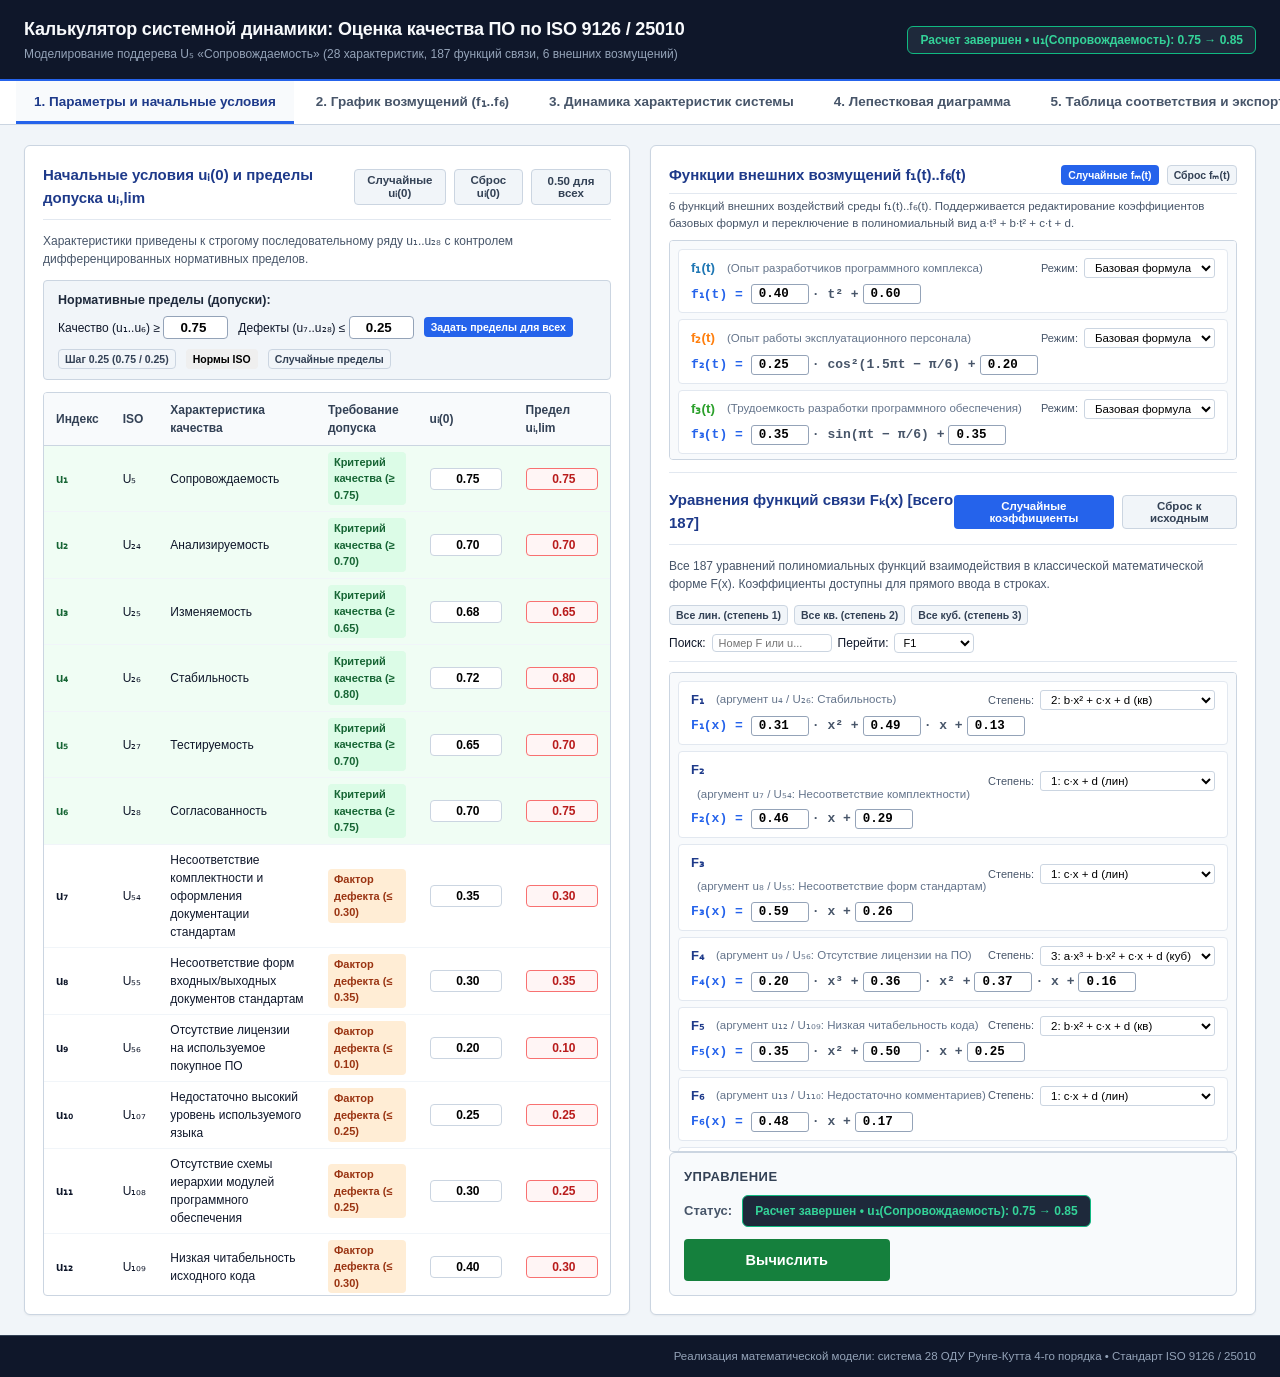
<file: index_modular.html>
<!DOCTYPE html>
<html lang="ru">
<head>
  <meta charset="UTF-8">
  <meta name="viewport" content="width=device-width, initial-scale=1.0">
  <title>Калькулятор системной динамики: Оценка качества ПО по ISO (U₅ — Сопровождаемость)</title>
  <link rel="stylesheet" href="style.css">
  <!-- Chart.js local bundle with CDN fallback -->
  <script src="chart.umd.min.js"></script>
  <script>
    if (typeof Chart === 'undefined') {
      const cdnScript = document.createElement('script');
      cdnScript.src = 'https://cdn.jsdelivr.net/npm/chart.js@4.4.2/dist/chart.umd.min.js';
      document.head.appendChild(cdnScript);
    }
  </script>
</head>
<body>
  <div class="app-container">
    <div id="runtimeErrorBanner" style="display:none; background:#fef2f2; color:#b91c1c; border:2px solid #ef4444; padding:16px; margin:16px; border-radius:8px; font-family:monospace; white-space:pre-wrap; z-index:9999;"></div>
    <!-- Шапка приложения -->
    <header class="app-header">
      <div class="header-content">
        <h1>Калькулятор системной динамики: Оценка качества ПО по ISO 9126 / 25010</h1>
        <p class="subtitle">Моделирование поддерева U₅ «Сопровождаемость» (28 характеристик, 187 функций связи, 6 внешних возмущений)</p>
      </div>
      <div class="header-status">
        <span class="status-badge" id="simStatusBadge">Модель готова к расчету</span>
      </div>
    </header>

    <!-- Навигация по вкладкам -->
    <nav class="app-tabs">
      <button class="tab-btn active" data-tab="tab-params">1. Параметры и начальные условия</button>
      <button class="tab-btn" data-tab="tab-pert">2. График возмущений (f₁..f₆)</button>
      <button class="tab-btn" data-tab="tab-dynamics">3. Динамика характеристик системы</button>
      <button class="tab-btn" data-tab="tab-radar">4. Лепестковая диаграмма</button>
      <button class="tab-btn" data-tab="tab-export">5. Таблица соответствия и экспорт</button>
    </nav>

    <!-- Содержимое вкладок -->
    <main class="tab-content-container">

      <!-- ВКЛАДКА 1: Параметры и начальные условия -->
      <section id="tab-params" class="tab-pane active">
        <div class="grid-2col">
          <!-- Левая колонка: Начальные условия u_i(0) и нормативные пределы u_lim -->
          <div class="card">
            <div class="card-header">
              <h2>Начальные условия uᵢ(0) и пределы допуска uᵢ,lim</h2>
              <div class="card-actions">
                <button class="btn btn-sm btn-secondary" id="btnRandU0">Случайные uᵢ(0)</button>
                <button class="btn btn-sm btn-secondary" id="btnResetU0">Сброс uᵢ(0)</button>
                <button class="btn btn-sm btn-secondary" id="btnHalfU0">0.50 для всех</button>
              </div>
            </div>
            <p class="section-desc">Характеристики приведены к строгому последовательному ряду u₁..u₂₈ с контролем дифференцированных нормативных пределов.</p>
            
            <!-- Панель пакетного задания пределов -->
            <div class="limits-batch-bar">
              <span class="limits-bar-title">Нормативные пределы (допуски):</span>
              <div class="limits-inputs-wrap">
                <label>Качество (u₁..u₆) ≥ <input type="number" id="batchLimitQuality" min="0" max="1" step="0.05" value="0.75" class="limit-input-num"></label>
                <label>Дефекты (u₇..u₂₈) ≤ <input type="number" id="batchLimitDefects" min="0" max="1" step="0.05" value="0.25" class="limit-input-num"></label>
                <button class="btn btn-xs btn-primary" id="btnApplyBatchLimits">Задать пределы для всех</button>
                <button class="btn btn-xs btn-secondary" id="btnPresetStep25">Шаг 0.25 (0.75 / 0.25)</button>
                <button class="btn btn-xs btn-outline" id="btnResetIndividualLimits" title="Установить индивидуальные отраслевые нормы стандарта ISO 9126 / 25010">Нормы ISO</button>
                <button class="btn btn-xs btn-secondary" id="btnRandLimits" title="Случайные дифференцированные пределы">Случайные пределы</button>
              </div>
            </div>

            <div class="table-container u0-table-scroll">
              <table class="data-table" id="tableU0">
                <thead>
                  <tr>
                    <th>Индекс</th>
                    <th>ISO</th>
                    <th>Характеристика качества</th>
                    <th>Требование допуска</th>
                    <th>uᵢ(0)</th>
                    <th>Предел uᵢ,lim</th>
                  </tr>
                </thead>
                <tbody id="tbodyU0">
                  <!-- Заполняется динамически JS -->
                </tbody>
              </table>
            </div>
          </div>

          <!-- Правая колонка: Уравнения функций связи F_k(x) и блок Управление -->
          <div class="card">
            <!-- Блок функций внешних возмущений f1(t)..f6(t) -->
            <div class="pert-config-section" style="margin-bottom: 16px; padding-bottom: 12px; border-bottom: 1px solid #e2e8f0;">
              <div class="card-header" style="padding: 0 0 6px 0; margin-bottom: 4px;">
                <h2 style="font-size: 15px;">Функции внешних возмущений f₁(t)..f₆(t)</h2>
                <div class="card-actions">
                  <button class="btn btn-xs btn-primary" id="btnRandPerts">Случайные fₘ(t)</button>
                  <button class="btn btn-xs btn-secondary" id="btnResetPerts">Сброс fₘ(t)</button>
                </div>
              </div>
              <p class="section-desc" style="margin-bottom: 8px; font-size: 11.5px;">
                6 функций внешних воздействий среды f₁(t)..f₆(t). Поддерживается редактирование коэффициентов базовых формул и переключение в полиномиальный вид a·t³ + b·t² + c·t + d.
              </p>
              <div class="equations-scroll-container pert-scroll-container" id="pertEquationsList" style="max-height: 220px;">
                <!-- Заполняется динамически JS -->
              </div>
            </div>

            <div class="card-header">
              <h2>Уравнения функций связи Fₖ(x) [всего 187]</h2>
              <div class="card-actions">
                <button class="btn btn-sm btn-primary" id="btnRandFuncs">Случайные коэффициенты</button>
                <button class="btn btn-sm btn-secondary" id="btnResetFuncs">Сброс к исходным</button>
              </div>
            </div>
            <p class="section-desc">
              Все 187 уравнений полиномиальных функций взаимодействия в классической математической форме F(x). Коэффициенты доступны для прямого ввода в строках.
            </p>

            <!-- Панель быстрых пресетов и поиска -->
            <div class="eq-top-toolbar">
              <div class="eq-quick-btns">
                <button class="btn btn-xs btn-secondary" id="btnSetAllDeg1">Все лин. (степень 1)</button>
                <button class="btn btn-xs btn-secondary" id="btnSetAllDeg2">Все кв. (степень 2)</button>
                <button class="btn btn-xs btn-secondary" id="btnSetAllDeg3">Все куб. (степень 3)</button>
              </div>
              <div class="eq-search-box">
                <label for="searchEqInput">Поиск:</label>
                <input type="text" id="searchEqInput" placeholder="Номер F или u..." class="form-input" style="width: 120px; padding: 2px 6px; font-size: 11px;">
                <label for="quickJumpFunc">Перейти:</label>
                <select id="quickJumpFunc" class="form-select" style="width: 80px; padding: 2px 4px; font-size: 11px;"></select>
              </div>
            </div>

            <!-- Список всех 187 уравнений со скроллом -->
            <div class="equations-scroll-container" id="equationsList">
              <!-- Заполняется динамически JS всеми 187 строками -->
            </div>

            <!-- Блок Управление (соответствует стилю примера преподавателя) -->
            <div class="management-card">
              <div class="mgmt-header">Управление</div>
              <div class="mgmt-status-row">
                <span style="font-weight: 600; color: #475569; font-size: 13px;">Статус:</span>
                <span class="status-badge" id="simStatusBadgeMgmt">Готово к расчету</span>
              </div>
              <div class="mgmt-buttons-grid">
                <button class="btn btn-success btn-lg" id="btnRunSim">Вычислить</button>
              </div>
            </div>

          </div>
        </div>
      </section>

      <!-- ВКЛАДКА 2: График возмущений -->
      <section id="tab-pert" class="tab-pane">
        <div class="chart-layout-with-sidebar">
          <div class="chart-main-card">
            <div class="card-header">
              <h2>График изменения функций внешних возмущений f₁(t)..f₆(t)</h2>
              <div class="card-actions">
                <button class="btn btn-sm btn-secondary" onclick="exportChartPNG('pertChart', 'График_возмущений_f.png')">Экспорт графика PNG</button>
              </div>
            </div>
            <p class="chart-subtext">Все 6 функций внешних возмущений f₁(t)..f₆(t) подписаны непосредственно на графике.</p>
            <div class="canvas-wrapper">
              <canvas id="pertChart"></canvas>
            </div>
          </div>

          <!-- Боковая панель фильтрации возмущений -->
          <div class="sidebar-ctrl-card">
            <h3>Фильтрация возмущений</h3>
            <p class="sidebar-desc">Отображение произвольного набора внешних факторов:</p>
            <div class="quick-filter-btns">
              <button class="btn btn-xs btn-secondary" id="btnPertSelectAll">Выбрать все</button>
              <button class="btn btn-xs btn-secondary" id="btnPertDeselectAll">Снять все</button>
            </div>
            <div class="checkbox-scroll-list" id="pertCheckboxList">
              <!-- Заполняется JS -->
            </div>
            <div style="margin-top: 14px; padding-top: 10px; border-top: 1px solid #cbd5e1;">
              <label style="display: flex; align-items: center; gap: 6px; font-size: 12px; cursor: pointer; font-weight: 600; color: #1e3a8a;">
                <input type="checkbox" id="cbShowPertLabels" checked>
                <span>Подписи линий на графике (f₁..f₆)</span>
              </label>
            </div>
            <div style="margin-top: 14px; padding-top: 10px; border-top: 1px solid #cbd5e1;">
              <div style="display: flex; align-items: center; justify-content: space-between; margin-bottom: 6px;">
                <span style="font-size: 12px; font-weight: 700; color: #1e293b;">Параметры fₘ(t):</span>
                <div style="display: flex; gap: 4px;">
                  <button class="btn btn-xs btn-primary" id="btnRandPertsTab2" title="Случайные коэффициенты возмущений">Случайные</button>
                  <button class="btn btn-xs btn-secondary" id="btnResetPertsTab2" title="Сбросить коэффициенты возмущений к дефолтным">Сброс</button>
                </div>
              </div>
              <p style="font-size: 11px; color: #64748b; margin-bottom: 0;">
                Редактирование формул доступно на Вкладке 1, изменения мгновенно отражаются на графике.
              </p>
            </div>
          </div>
        </div>
      </section>

      <!-- ВКЛАДКА 3: Динамика характеристик системы -->
      <section id="tab-dynamics" class="tab-pane">
        <div class="chart-layout-with-sidebar">
          <div class="chart-main-card">
            <div class="card-header">
              <h2 id="dynChartTitle">Динамика характеристик системы во времени</h2>
              <div class="card-actions">
                <button class="btn btn-sm btn-secondary" onclick="exportChartPNG('dynChart', 'Динамика_характеристик.png')">Экспорт графика PNG</button>
              </div>
            </div>

            <!-- Переключатель режима: Одиночный vs Множественный -->
            <div class="mode-switch-bar">
              <span class="mode-label">Режим:</span>
              <label class="mode-radio">
                <input type="radio" name="dynMode" value="single" id="dynModeSingle">
                Одиночный анализ
              </label>
              <label class="mode-radio">
                <input type="radio" name="dynMode" value="multi" id="dynModeMulti" checked>
                Множественный выбор
              </label>

              <!-- Настройка подписей линий прямо на графике (для отчетов и печати) -->
              <div class="line-labels-ctrl-wrap" style="margin-left: auto; display: flex; align-items: center; gap: 8px; flex-wrap: wrap;">
                <label style="display: flex; align-items: center; gap: 5px; font-weight: 600; color: #1e3a8a; cursor: pointer; font-size: 12px;">
                  <input type="checkbox" id="cbShowDynLabels" checked>
                  <span>Подписи линий на графике (для отчетов)</span>
                </label>
                <div style="display: flex; align-items: center; gap: 4px; font-size: 11.5px;">
                  <span style="color: #64748b;">Метки:</span>
                  <select id="selectDynLabelStyle" class="form-select" style="padding: 2px 6px; font-size: 11.5px; width: auto;">
                    <option value="iso">u₁ (U₅) • ISO</option>
                    <option value="x_num">x₁..x₂₈ (по номерам)</option>
                    <option value="both">x₁: u₁ (U₅)</option>
                    <option value="short">Краткое имя</option>
                  </select>
                </div>
              </div>
            </div>

            <div class="canvas-wrapper">
              <canvas id="dynChart"></canvas>
            </div>

            <!-- Аналитическая карточка (только в одиночном режиме) -->
            <div id="singleCardBox" class="single-analysis-card" style="display: none;">
              <div class="card-metric-header" id="singleCardTitle">u₁ (U₅): Сопровождаемость</div>
              <div class="metrics-grid">
                <div class="metric-cell">
                  <span class="m-label">Начало u(0):</span>
                  <span class="m-val" id="valStart">-</span>
                </div>
                <div class="metric-cell">
                  <span class="m-label">Финал u(1):</span>
                  <span class="m-val" id="valEnd">-</span>
                </div>
                <div class="metric-cell">
                  <span class="m-label">Изменение Δu:</span>
                  <span class="m-val" id="valDelta">-</span>
                </div>
                <div class="metric-cell">
                  <span class="m-label">Динамика (%):</span>
                  <span class="m-val" id="valPct">-</span>
                </div>
              </div>
              <div class="conclusion-text" id="singleVerdictText">Текстовый вывод анализа...</div>
            </div>
          </div>

          <!-- Боковая панель управления характеристиками -->
          <div class="sidebar-ctrl-card">
            <div id="sidebarSingleControls" style="display: none;">
              <h3>Выбор характеристики</h3>
              <p class="sidebar-desc">Изолированный анализ единичной характеристики:</p>
              <div class="nav-control-row">
                <button class="btn btn-sm btn-secondary" id="btnPrevChar" title="Предыдущая">← Пред.</button>
                <select id="selectSingleChar" class="form-select"></select>
                <button class="btn btn-sm btn-secondary" id="btnNextChar" title="Следующая">След. →</button>
              </div>
            </div>

            <div id="sidebarMultiControls">
              <h3>Выбор показателей для графика</h3>
              <div class="quick-filter-btns">
                <button class="btn btn-xs btn-secondary" id="btnFilterQuality">Только качество (u₁..u₆)</button>
                <button class="btn btn-xs btn-secondary" id="btnFilterDefects">Только дефекты (u₇..u₂₈)</button>
              </div>
              <div class="quick-filter-btns" style="margin-top: 4px;">
                <button class="btn btn-xs btn-secondary" id="btnFilterAll">Все 28 характеристик</button>
                <button class="btn btn-xs btn-secondary" id="btnFilterNone">Снять все</button>
              </div>
              <div class="checkbox-scroll-list" id="dynCheckboxList">
                <!-- Заполняется динамически JS -->
              </div>
            </div>
          </div>
        </div>
      </section>

      <!-- ВКЛАДКА 4: Лепестковая (радарная) диаграмма -->
      <section id="tab-radar" class="tab-pane">
        <div class="chart-layout-with-sidebar">
          <div class="chart-main-card">
            <div class="card-header">
              <h2 id="radarChartTitle">Лепестковая диаграмма состояния характеристик системы</h2>
              <div class="card-actions">
                <button class="btn btn-sm btn-secondary" id="btnExportRadar" onclick="exportRadarCurrent()">Экспорт графика PNG</button>
              </div>
            </div>

            <!-- Режим отображения лепестковых диаграмм -->
            <div class="mode-switch-bar">
              <span class="mode-label">Режим отображения:</span>
              <label class="mode-radio">
                <input type="radio" name="radarViewMode" value="grid" id="radarModeGrid" checked>
                📊 Сетка всех 5 срезов на странице
              </label>
              <label class="mode-radio">
                <input type="radio" name="radarViewMode" value="single" id="radarModeSingle">
                🔍 Одиночный детальный срез
              </label>
              <label class="mode-radio">
                <input type="radio" name="radarViewMode" value="overlay" id="radarModeOverlay">
                📈 Наложение всех 5 срезов
              </label>
            </div>

            <!-- Информационный баннер правил и допуска с шагом 0.25 -->
            <div class="radar-rules-banner">
              <div class="rule-item">
                <span style="color: #dc2626; font-size: 14px;">🔴</span>
                <span><strong>Красная линия — нормативный предел (шаг радиальной шкалы 0.25):</strong></span>
              </div>
              <div class="rule-item" style="padding-left: 18px;">
                <span>• <strong>Критерии качества (u₁..u₆)</strong>: фактические значения должны быть <strong>больше либо равны пределу</strong> (снаружи или на красной линии: uᵢ ≥ uᵢ,lim).</span>
              </div>
              <div class="rule-item" style="padding-left: 18px;">
                <span>• <strong>Факторы дефектов (u₇..u₂₈)</strong>: фактические значения должны быть <strong>меньше либо равны пределу</strong> (внутри или на красной линии: uᵢ ≤ uᵢ,lim).</span>
              </div>
            </div>

            <!-- Контейнер 1: Одиночная или наложенная диаграмма -->
            <div id="radarSingleContainer" class="canvas-wrapper radar-canvas-wrapper" style="display: none;">
              <canvas id="radarChart"></canvas>
            </div>

            <!-- Контейнер 2: Сетка всех 5 диаграмм на странице (t=0, 0.25, 0.50, 0.75, 1.00) -->
            <div id="radarGridContainer" class="radar-grid-5">
              <div class="radar-mini-card">
                <div class="radar-mini-header">
                  <span class="radar-mini-title" style="color: #2563eb;">t = 0.00 • Начало</span>
                  <button class="btn btn-xs btn-secondary" onclick="exportChartPNG('radarChart_t0', 'Лепестковая_t0_00.png')">PNG</button>
                </div>
                <div class="radar-mini-canvas-wrap">
                  <canvas id="radarChart_t0"></canvas>
                </div>
              </div>

              <div class="radar-mini-card">
                <div class="radar-mini-header">
                  <span class="radar-mini-title" style="color: #0d9488;">t = 0.25 • 1-я четверть</span>
                  <button class="btn btn-xs btn-secondary" onclick="exportChartPNG('radarChart_t1', 'Лепестковая_t0_25.png')">PNG</button>
                </div>
                <div class="radar-mini-canvas-wrap">
                  <canvas id="radarChart_t1"></canvas>
                </div>
              </div>

              <div class="radar-mini-card">
                <div class="radar-mini-header">
                  <span class="radar-mini-title" style="color: #16a34a;">t = 0.50 • 2-я четверть</span>
                  <button class="btn btn-xs btn-secondary" onclick="exportChartPNG('radarChart_t2', 'Лепестковая_t0_50.png')">PNG</button>
                </div>
                <div class="radar-mini-canvas-wrap">
                  <canvas id="radarChart_t2"></canvas>
                </div>
              </div>

              <div class="radar-mini-card">
                <div class="radar-mini-header">
                  <span class="radar-mini-title" style="color: #d97706;">t = 0.75 • 3-я четверть</span>
                  <button class="btn btn-xs btn-secondary" onclick="exportChartPNG('radarChart_t3', 'Лепестковая_t0_75.png')">PNG</button>
                </div>
                <div class="radar-mini-canvas-wrap">
                  <canvas id="radarChart_t3"></canvas>
                </div>
              </div>

              <div class="radar-mini-card">
                <div class="radar-mini-header">
                  <span class="radar-mini-title" style="color: #dc2626;">t = 1.00 • Финал</span>
                  <button class="btn btn-xs btn-secondary" onclick="exportChartPNG('radarChart_t4', 'Лепестковая_t1_00.png')">PNG</button>
                </div>
                <div class="radar-mini-canvas-wrap">
                  <canvas id="radarChart_t4"></canvas>
                </div>
              </div>
            </div>
          </div>

          <!-- Боковая панель настройки среза -->
          <div class="sidebar-ctrl-card">
            <div id="radarSidebarTimeBox" style="display: none;">
              <h3>Временной срез</h3>
              <div class="radar-time-group" id="radarTimeRadios">
                <label><input type="radio" name="radarTime" value="t0" checked> Начальный момент (t = 0.00)</label>
                <label><input type="radio" name="radarTime" value="t1"> 1-я четверть (t = 0.25)</label>
                <label><input type="radio" name="radarTime" value="t2"> 2-я четверть (t = 0.50)</label>
                <label><input type="radio" name="radarTime" value="t3"> 3-я четверть (t = 0.75)</label>
                <label><input type="radio" name="radarTime" value="t4"> Конечный момент (t = 1.00)</label>
              </div>
            </div>

            <h3 style="margin-top: 14px;">Набор осей диаграммы</h3>
            <div class="radar-time-group">
              <label><input type="radio" name="radarScope" value="all28" checked> Все 28 характеристик (u₁..u₂₈)</label>
              <label><input type="radio" name="radarScope" value="top6"> Только верхний уровень (u₁..u₆)</label>
            </div>

            <h3 style="margin-top: 14px;">Шкала полярной диаграммы</h3>
            <div class="radar-time-group">
              <label><input type="radio" name="radarScaleMode" value="normalized" checked> Нормированная (1 − uᵢ для дефектов)</label>
              <label><input type="radio" name="radarScaleMode" value="raw"> Исходные значения uᵢ(t)</label>
            </div>

            <h3 style="margin-top: 14px;">Линия допуска</h3>
            <div class="radar-time-group">
              <label><input type="checkbox" id="cbShowRadarLimit" checked> Показывать красную линию предела</label>
            </div>

            <!-- Карточка соответствия нормам -->
            <div class="compliance-status-card" id="radarComplianceBox">
              <div class="compliance-header">Контроль соответствия нормам:</div>
              <div id="complianceDetailText">Выполняется оценка среза...</div>
            </div>
          </div>
        </div>
      </section>

      <!-- ВКЛАДКА 5: Таблица соответствия и экспорт -->
      <section id="tab-export" class="tab-pane">
        <div class="card">
          <div class="card-header">
            <h2>Таблица соответствия переменных модели и экспорт данных</h2>
            <div class="card-actions">
              <button class="btn btn-primary" id="btnDownloadCSV">Скачать результаты в CSV (Excel)</button>
            </div>
          </div>
          <p class="section-desc">
            Полный перечень характеристик качества и первичных метрик дефектов согласно дереву стандартов ISO 9126 / ISO 25010 для поддерева U₅ «Сопровождаемость».
          </p>

          <div class="table-container">
            <table class="data-table">
              <thead>
                <tr>
                  <th>Индекс в модели</th>
                  <th>Вершина в графе ISO</th>
                  <th>Наименование характеристики</th>
                  <th>Уровень и роль в структуре</th>
                </tr>
              </thead>
              <tbody id="tbodyCorrespondence">
                <!-- Заполняется JS -->
              </tbody>
            </table>
          </div>
        </div>
      </section>

    </main>

    <!-- Подвал -->
    <footer class="app-footer">
      <div></div>
      <div>Реализация математической модели: система 28 ОДУ Рунге-Кутта 4-го порядка • Стандарт ISO 9126 / 25010</div>
    </footer>
  </div>

  <!-- Модальное окно подтверждения перезаписи коэффициентов -->
  <div id="randomizeModal" class="modal-backdrop" style="display: none;">
    <div class="modal-dialog">
      <div class="modal-header">
        <h3 id="modalTitle">Заполнение коэффициентов</h3>
        <button type="button" class="modal-close-btn" id="modalCloseBtn">&times;</button>
      </div>
      <div class="modal-body" id="modalBody">
        <!-- Текст формируется динамически -->
      </div>
      <div class="modal-actions" id="modalActions">
        <!-- Кнопки формируются динамически -->
      </div>
    </div>
  </div>

  <!-- Модальное окно подробных результатов расчета модели -->
  <div id="simResultModal" class="modal-backdrop" style="display: none;">
    <div class="modal-dialog modal-dialog-lg">
      <div class="modal-header">
        <h3>📊 Результаты моделирования системной динамики</h3>
        <button type="button" class="modal-close-btn" id="simResultCloseBtn">&times;</button>
      </div>
      <div class="modal-body" id="simResultModalBody">
        <!-- Заполняется динамически через JS -->
      </div>
      <div class="modal-actions" style="flex-direction: row; justify-content: space-between; align-items: center; flex-wrap: wrap; gap: 10px;">
        <div style="display: flex; gap: 8px; flex-wrap: wrap;">
          <button type="button" class="btn btn-outline" id="btnResNavDyn">📈 График динамики</button>
          <button type="button" class="btn btn-outline" id="btnResNavRadar">🕸️ Лепестковая диаграмма</button>
          <button type="button" class="btn btn-outline" id="btnResNavPert">📊 Возмущения f(t)</button>
        </div>
        <button type="button" class="btn btn-primary" id="btnResClose">Понятно, закрыть</button>
      </div>
    </div>
  </div>

  <!-- Контейнер для всплывающих уведомлений -->
  <div id="toastContainer" class="toast-container"></div>

  <!-- Подключение скриптов логики -->
  <script src="model_data.js"></script>
  <script src="simulation.js"></script>
  <script src="app.js"></script>
</body>
</html>
</file>
<file: style.css>
/* ==========================================================================
   СТИЛИ АКАДЕМИЧЕСКОГО ВЕБ-КАЛЬКУЛЯТОРА СИСТЕМНОЙ ДИНАМИКИ
   ========================================================================== */

:root {
  --primary: #1e3a8a;
  --primary-hover: #172554;
  --accent: #2563eb;
  --success: #15803d;
  --success-hover: #166534;
  --danger: #b91c1c;
  --bg-main: #f1f5f9;
  --bg-card: #ffffff;
  --text-main: #0f172a;
  --text-muted: #475569;
  --border-color: #cbd5e1;
  --radius-sm: 4px;
  --radius-md: 6px;
  --radius-lg: 8px;
  --shadow-sm: 0 1px 2px 0 rgb(0 0 0 / 0.05);
  --shadow-md: 0 4px 6px -1px rgb(0 0 0 / 0.1), 0 2px 4px -2px rgb(0 0 0 / 0.1);
}

* {
  box-sizing: border-box;
  margin: 0;
  padding: 0;
}

body {
  font-family: -apple-system, BlinkMacSystemFont, "Segoe UI", Roboto, "Helvetica Neue", Arial, sans-serif;
  background-color: var(--bg-main);
  color: var(--text-main);
  line-height: 1.5;
  font-size: 14px;
  -webkit-font-smoothing: antialiased;
}

.app-container {
  display: flex;
  flex-direction: column;
  min-height: 100vh;
}

/* --------------------------------------------------------------------------
   ШАПКА
   -------------------------------------------------------------------------- */
.app-header {
  background-color: #0f172a;
  color: #f8fafc;
  padding: 16px 24px;
  display: flex;
  justify-content: space-between;
  align-items: center;
  border-bottom: 2px solid var(--accent);
}

.header-content h1 {
  font-size: 18px;
  font-weight: 700;
  letter-spacing: -0.01em;
}

.header-content .subtitle {
  font-size: 12px;
  color: #94a3b8;
  margin-top: 2px;
}

.status-badge {
  background-color: #1e293b;
  color: #38bdf8;
  border: 1px solid #334155;
  padding: 6px 12px;
  border-radius: var(--radius-md);
  font-size: 12px;
  font-weight: 600;
}

/* --------------------------------------------------------------------------
   ВКЛАДКИ НАВИГАЦИИ
   -------------------------------------------------------------------------- */
.app-tabs {
  background-color: #ffffff;
  border-bottom: 1px solid var(--border-color);
  display: flex;
  overflow-x: auto;
  padding: 0 16px;
  gap: 4px;
}

.tab-btn {
  background: none;
  border: none;
  padding: 12px 18px;
  font-size: 13.5px;
  font-weight: 600;
  color: var(--text-muted);
  cursor: pointer;
  border-bottom: 3px solid transparent;
  transition: all 0.15s ease-in-out;
  white-space: nowrap;
}

.tab-btn:hover {
  color: var(--accent);
  background-color: #f8fafc;
}

.tab-btn.active {
  color: var(--primary);
  border-bottom-color: var(--accent);
  background-color: #f8fafc;
}

/* --------------------------------------------------------------------------
   КОНТЕЙНЕР СОДЕРЖИМОГО
   -------------------------------------------------------------------------- */
.tab-content-container {
  flex: 1;
  padding: 20px 24px;
}

.tab-pane {
  display: none;
}

.tab-pane.active {
  display: block;
}

/* --------------------------------------------------------------------------
   КАРТОЧКИ И СЕТКИ
   -------------------------------------------------------------------------- */
.card {
  background-color: var(--bg-card);
  border: 1px solid var(--border-color);
  border-radius: var(--radius-md);
  padding: 18px;
  box-shadow: var(--shadow-sm);
}

.card-header {
  display: flex;
  justify-content: space-between;
  align-items: center;
  border-bottom: 1px solid #e2e8f0;
  padding-bottom: 10px;
  margin-bottom: 12px;
}

.card-header h2 {
  font-size: 15px;
  font-weight: 700;
  color: var(--primary);
}

.card-actions {
  display: flex;
  gap: 8px;
}

.section-desc {
  font-size: 12px;
  color: var(--text-muted);
  margin-bottom: 12px;
}

.grid-2col {
  display: grid;
  grid-template-columns: 1fr 1fr;
  gap: 20px;
}

@media (max-width: 1024px) {
  .grid-2col {
    grid-template-columns: 1fr;
  }
}

/* --------------------------------------------------------------------------
   ТАБЛИЦА u0 И СООТВЕТСТВИЯ
   -------------------------------------------------------------------------- */
.table-container {
  border: 1px solid var(--border-color);
  border-radius: var(--radius-sm);
  overflow-x: auto;
}

.u0-table-scroll {
  max-height: 520px;
  overflow-y: auto;
}

@media (min-width: 1025px) {
  #tab-params .grid-2col > .card {
    display: flex;
    flex-direction: column;
    min-height: 0;
  }
  #tab-params .grid-2col > .card:first-child .table-container.u0-table-scroll {
    flex: 1 1 0;
    min-height: 0;
    max-height: none;
    overflow-y: auto;
  }
  #tab-params .grid-2col > .card:last-child .management-card {
    margin-top: auto;
  }
}

.data-table {
  width: 100%;
  border-collapse: collapse;
  font-size: 12px;
}

.data-table th {
  background-color: #f8fafc;
  color: #334155;
  font-weight: 700;
  text-align: left;
  padding: 8px 12px;
  border-bottom: 1px solid var(--border-color);
  position: sticky;
  top: 0;
  z-index: 10;
}

.data-table td {
  padding: 6px 12px;
  border-bottom: 1px solid #f1f5f9;
}

.data-table tr.row-quality {
  background-color: #f0fdf4;
}

.data-table tr.row-quality td:first-child {
  font-weight: 700;
  color: #166534;
}

.data-table tr:hover {
  background-color: #f8fafc;
}

.u0-input {
  width: 72px;
  padding: 3px 6px;
  border: 1px solid var(--border-color);
  border-radius: var(--radius-sm);
  font-size: 12px;
  text-align: right;
  font-weight: 600;
}

/* --------------------------------------------------------------------------
   ИНСПЕКТОР ФУНКЦИИ
   -------------------------------------------------------------------------- */
.func-inspector-card {
  background-color: #f8fafc;
  border: 1px solid #e2e8f0;
  border-radius: var(--radius-md);
  padding: 14px;
  margin-top: 14px;
}

.func-inspector-card h3 {
  font-size: 13px;
  font-weight: 700;
  color: #1e293b;
  margin-bottom: 10px;
}

.form-row {
  margin-bottom: 10px;
}

.form-row label {
  display: block;
  font-size: 12px;
  font-weight: 600;
  margin-bottom: 4px;
  color: #334155;
}

.form-select, .form-input {
  width: 100%;
  padding: 6px 10px;
  border: 1px solid var(--border-color);
  border-radius: var(--radius-sm);
  font-size: 13px;
  background-color: #fff;
}

.radio-group {
  display: flex;
  gap: 12px;
  font-size: 12px;
}

.radio-group label {
  display: flex;
  align-items: center;
  gap: 4px;
  cursor: pointer;
}

.grid-coeffs {
  display: grid;
  grid-template-columns: repeat(4, 1fr);
  gap: 8px;
  margin-top: 8px;
}

.coeff-box label {
  font-size: 11px;
  font-weight: 600;
  color: var(--text-muted);
}

.calc-action-box {
  margin-top: 20px;
  text-align: center;
}

.calc-hint {
  font-size: 11px;
  color: var(--text-muted);
  margin-top: 6px;
}

/* --------------------------------------------------------------------------
   КНОПКИ
   -------------------------------------------------------------------------- */
.btn {
  display: inline-flex;
  align-items: center;
  justify-content: center;
  font-weight: 600;
  cursor: pointer;
  border: 1px solid transparent;
  border-radius: var(--radius-sm);
  transition: all 0.15s ease-in-out;
  text-decoration: none;
}

.btn-primary {
  background-color: var(--accent);
  color: white;
}
.btn-primary:hover {
  background-color: #1d4ed8;
}

.btn-secondary {
  background-color: #f1f5f9;
  border-color: var(--border-color);
  color: #334155;
}
.btn-secondary:hover {
  background-color: #e2e8f0;
}

.btn-success {
  background-color: var(--success);
  color: white;
}
.btn-success:hover {
  background-color: var(--success-hover);
}

.btn-sm {
  padding: 4px 10px;
  font-size: 11.5px;
}

.btn-xs {
  padding: 3px 6px;
  font-size: 10.5px;
}

.btn-lg {
  padding: 12px 24px;
  font-size: 14.5px;
}

.btn-block {
  width: 100%;
}

/* --------------------------------------------------------------------------
   РАСПОЛОЖЕНИЕ ГРАФИКОВ С БОКОВОЙ ПАНЕЛЬЮ
   -------------------------------------------------------------------------- */
.chart-layout-with-sidebar {
  display: grid;
  grid-template-columns: 1fr 340px;
  gap: 20px;
}

@media (max-width: 1024px) {
  .chart-layout-with-sidebar {
    grid-template-columns: 1fr;
  }
}

.chart-main-card {
  background-color: var(--bg-card);
  border: 1px solid var(--border-color);
  border-radius: var(--radius-md);
  padding: 18px;
  box-shadow: var(--shadow-sm);
}

.chart-subtext {
  font-size: 11.5px;
  color: var(--text-muted);
  margin-bottom: 12px;
}

.canvas-wrapper {
  position: relative;
  height: 480px;
  width: 100%;
}

.radar-canvas-wrapper {
  height: 640px;
}

/* Сетка из 5 лепестковых диаграмм */
.radar-grid-5 {
  display: grid;
  grid-template-columns: repeat(auto-fit, minmax(420px, 1fr));
  gap: 20px;
  margin-top: 14px;
}

.radar-mini-card {
  background: #ffffff;
  border: 1px solid #cbd5e1;
  border-radius: 8px;
  padding: 12px 14px 14px 14px;
  box-shadow: 0 1px 3px rgba(0, 0, 0, 0.05);
  display: flex;
  flex-direction: column;
  transition: box-shadow 0.2s ease, border-color 0.2s ease;
}

.radar-mini-card:hover {
  border-color: #94a3b8;
  box-shadow: 0 4px 6px -1px rgba(0, 0, 0, 0.1);
}

.radar-mini-header {
  display: flex;
  justify-content: space-between;
  align-items: center;
  padding-bottom: 8px;
  margin-bottom: 8px;
  border-bottom: 1px solid #f1f5f9;
}

.radar-mini-title {
  font-weight: 700;
  font-size: 13.5px;
  display: flex;
  align-items: center;
  gap: 6px;
}

.radar-mini-canvas-wrap {
  position: relative;
  height: 480px;
  width: 100%;
}

.sidebar-ctrl-card {
  background-color: var(--bg-card);
  border: 1px solid var(--border-color);
  border-radius: var(--radius-md);
  padding: 16px;
  box-shadow: var(--shadow-sm);
  display: flex;
  flex-direction: column;
}

.sidebar-ctrl-card h3 {
  font-size: 13.5px;
  font-weight: 700;
  color: var(--primary);
  margin-bottom: 6px;
}

.sidebar-desc {
  font-size: 11px;
  color: var(--text-muted);
  margin-bottom: 10px;
}

.quick-filter-btns {
  display: flex;
  gap: 6px;
  margin-bottom: 8px;
}

.checkbox-scroll-list {
  max-height: 450px;
  overflow-y: auto;
  border: 1px solid #e2e8f0;
  border-radius: var(--radius-sm);
  padding: 6px;
}

.check-item-row {
  display: flex;
  align-items: center;
  justify-content: space-between;
  padding: 3px 4px;
  border-radius: var(--radius-sm);
  font-size: 11.5px;
}

.check-item-row:hover {
  background-color: #f1f5f9;
}

.check-item-row label {
  display: flex;
  align-items: center;
  gap: 6px;
  cursor: pointer;
  flex: 1;
  font-weight: 500;
}

.btn-only {
  font-size: 9.5px;
  padding: 1px 5px;
  background-color: #f1f5f9;
  border: 1px solid #cbd5e1;
  border-radius: 3px;
  cursor: pointer;
  color: #475569;
}

.btn-only:hover {
  background-color: #e2e8f0;
  color: #0f172a;
}

/* --------------------------------------------------------------------------
   ПЕРЕКЛЮЧАТЕЛЬ РЕЖИМА ДИНАМИКИ
   -------------------------------------------------------------------------- */
.mode-switch-bar {
  display: flex;
  align-items: center;
  gap: 16px;
  padding: 8px 12px;
  background-color: #f8fafc;
  border: 1px solid #e2e8f0;
  border-radius: var(--radius-sm);
  margin-bottom: 12px;
  font-size: 12.5px;
}

.mode-label {
  font-weight: 700;
  color: #334155;
}

.mode-radio {
  display: flex;
  align-items: center;
  gap: 4px;
  cursor: pointer;
  font-weight: 500;
}

.line-labels-ctrl-wrap {
  display: flex;
  align-items: center;
  gap: 8px;
}

@media (max-width: 900px) {
  .mode-switch-bar {
    flex-direction: column;
    align-items: flex-start;
    gap: 8px;
  }
  .line-labels-ctrl-wrap {
    margin-left: 0 !important;
    width: 100%;
    justify-content: space-between;
  }
}

/* Карточка одиночного анализа */
.single-analysis-card {
  margin-top: 14px;
  background-color: #f8fafc;
  border: 1px solid #e2e8f0;
  border-radius: var(--radius-md);
  padding: 12px 16px;
}

.card-metric-header {
  font-size: 13.5px;
  font-weight: 700;
  color: var(--primary);
  margin-bottom: 8px;
}

.metrics-grid {
  display: grid;
  grid-template-columns: repeat(4, 1fr);
  gap: 10px;
  margin-bottom: 8px;
}

.metric-cell {
  background: #ffffff;
  border: 1px solid #e2e8f0;
  border-radius: var(--radius-sm);
  padding: 6px 10px;
}

.metric-cell .m-label {
  display: block;
  font-size: 10.5px;
  color: var(--text-muted);
}

.metric-cell .m-val {
  font-size: 13.5px;
  font-weight: 700;
  color: #0f172a;
}

.conclusion-text {
  font-size: 12px;
  color: #1e293b;
  padding-top: 4px;
  border-top: 1px dashed #cbd5e1;
}

.nav-control-row {
  display: flex;
  gap: 6px;
}

/* --------------------------------------------------------------------------
   РАДАР ДИАГРАММА НАСТРОЙКИ
   -------------------------------------------------------------------------- */
.radar-time-group {
  display: flex;
  flex-direction: column;
  gap: 8px;
  font-size: 12px;
}

.radar-time-group label {
  display: flex;
  align-items: center;
  gap: 6px;
  cursor: pointer;
}

/* --------------------------------------------------------------------------
   ПОДВАЛ
   -------------------------------------------------------------------------- */
.app-footer {
  background-color: #0f172a;
  color: #94a3b8;
  padding: 12px 24px;
  font-size: 11.5px;
  display: flex;
  justify-content: space-between;
  border-top: 1px solid #334155;
  margin-top: auto;
}

@media (max-width: 768px) {
  .app-footer {
    flex-direction: column;
    gap: 4px;
  }
}

/* --------------------------------------------------------------------------
   ПРЕДЕЛЬНЫЕ ЗНАЧЕНИЯ И НОРМЫ
   -------------------------------------------------------------------------- */
.limits-batch-bar {
  background-color: #f1f5f9;
  border: 1px solid #cbd5e1;
  border-radius: var(--radius-sm);
  padding: 10px 14px;
  margin-bottom: 12px;
}

.limits-bar-title {
  display: block;
  font-size: 12.5px;
  font-weight: 700;
  color: #1e293b;
  margin-bottom: 6px;
}

.limits-inputs-wrap {
  display: flex;
  flex-wrap: wrap;
  gap: 10px;
  align-items: center;
  font-size: 12px;
}

.limit-input-num {
  width: 65px;
  padding: 3px 6px;
  border: 1px solid #94a3b8;
  border-radius: 4px;
  font-weight: 600;
  text-align: right;
  background-color: #ffffff;
}

.ulim-input {
  width: 72px;
  padding: 3px 6px;
  border: 1px solid #f87171;
  background-color: #fff5f5;
  border-radius: var(--radius-sm);
  font-size: 12px;
  text-align: right;
  font-weight: 700;
  color: #b91c1c;
}

.badge-qual {
  display: inline-block;
  font-size: 11px;
  font-weight: 600;
  color: #166534;
  background-color: #dcfce7;
  padding: 2px 6px;
  border-radius: 4px;
}

.badge-def {
  display: inline-block;
  font-size: 11px;
  font-weight: 600;
  color: #9a3412;
  background-color: #ffedd5;
  padding: 2px 6px;
  border-radius: 4px;
}

/* --------------------------------------------------------------------------
   СПИСОК УРАВНЕНИЙ СВЯЗИ F_k(x) (КЛАССИЧЕСКИЙ СТИЛЬ)
   -------------------------------------------------------------------------- */
.eq-top-toolbar {
  display: flex;
  flex-wrap: wrap;
  justify-content: space-between;
  align-items: center;
  gap: 8px;
  margin-bottom: 10px;
  padding-bottom: 8px;
  border-bottom: 1px solid #e2e8f0;
}

.eq-quick-btns {
  display: flex;
  flex-wrap: wrap;
  gap: 6px;
  align-items: center;
}

.eq-search-box {
  display: flex;
  align-items: center;
  gap: 6px;
  font-size: 12px;
}

.equations-scroll-container {
  max-height: 480px;
  overflow-y: auto;
  border: 1px solid #cbd5e1;
  border-radius: 4px;
  background-color: #f8fafc;
  padding: 8px;
}

.eq-row {
  background-color: #ffffff;
  border: 1px solid #e2e8f0;
  border-radius: 4px;
  padding: 8px 12px;
  margin-bottom: 6px;
  transition: all 0.15s ease;
}

.eq-row:hover {
  background-color: #f1f5f9;
  border-color: #94a3b8;
}

.eq-row-top {
  display: flex;
  justify-content: space-between;
  align-items: center;
  margin-bottom: 6px;
  font-size: 12px;
}

.eq-f-label {
  font-weight: 700;
  color: #1e3a8a;
  font-size: 13px;
}

.eq-arg-desc {
  font-size: 11.5px;
  color: #64748b;
  margin-left: 6px;
}

.eq-deg-select {
  font-size: 11.5px;
  padding: 2px 6px;
  border: 1px solid #cbd5e1;
  border-radius: 3px;
  background-color: #ffffff;
}

.eq-row-body {
  font-family: Consolas, "Courier New", monospace;
  font-size: 13px;
  display: flex;
  flex-wrap: wrap;
  align-items: center;
  gap: 4px;
  color: #0f172a;
}

.eq-row-body .eq-f-title {
  font-weight: bold;
  color: #2563eb;
  margin-right: 4px;
}

.eq-coeff-num {
  width: 58px;
  padding: 2px 4px;
  border: 1px solid #94a3b8;
  border-radius: 3px;
  font-family: inherit;
  font-size: 12.5px;
  text-align: right;
  font-weight: 600;
  background-color: #ffffff;
}

.eq-coeff-num:focus {
  outline: none;
  border-color: #2563eb;
  background-color: #eff6ff;
}

.eq-term-span {
  display: inline-flex;
  align-items: center;
  gap: 3px;
}

.eq-term-str {
  color: #475569;
  font-weight: 600;
}

/* --------------------------------------------------------------------------
   БЛОК УПРАВЛЕНИЯ (ПО СКРИНШОТУ ПРЕПОДАВАТЕЛЯ)
   -------------------------------------------------------------------------- */
.management-card {
  background-color: #f8fafc;
  border: 1px solid #cbd5e1;
  border-radius: var(--radius-md);
  padding: 14px;
  margin-top: 14px;
}

.mgmt-header {
  font-size: 13px;
  font-weight: 700;
  color: #334155;
  margin-bottom: 8px;
  text-transform: uppercase;
  letter-spacing: 0.5px;
}

.mgmt-status-row {
  display: flex;
  align-items: center;
  gap: 10px;
  margin-bottom: 12px;
}

.mgmt-buttons-grid {
  display: grid;
  grid-template-columns: 2fr 1fr 1fr 1fr;
  gap: 8px;
}

@media (max-width: 900px) {
  .mgmt-buttons-grid {
    grid-template-columns: 1fr 1fr;
  }
}

/* --------------------------------------------------------------------------
   РАДАР ДИАГРАММА: ПРАВИЛА И КРАСНАЯ ЛИНИЯ ПРЕДЕЛА
   -------------------------------------------------------------------------- */
.radar-rules-banner {
  background-color: #f8fafc;
  border: 1px solid #cbd5e1;
  border-left: 4px solid #dc2626;
  border-radius: var(--radius-sm);
  padding: 10px 14px;
  margin-bottom: 14px;
  display: flex;
  flex-direction: column;
  gap: 5px;
  font-size: 12.5px;
}

.rule-item {
  display: flex;
  align-items: center;
  gap: 8px;
  color: #1e293b;
}

.compliance-status-card {
  margin-top: 16px;
  padding: 12px;
  background-color: #f8fafc;
  border: 1px solid #cbd5e1;
  border-radius: var(--radius-sm);
  font-size: 12px;
}

.compliance-header {
  font-weight: 700;
  margin-bottom: 6px;
  color: #1e293b;
}

.compliance-tag-ok {
  color: #166534;
  font-weight: bold;
}

.compliance-tag-bad {
  color: #b91c1c;
  font-weight: bold;
}

/* --------------------------------------------------------------------------
   БЕЙДЖИ РУЧНОГО ВВОДА И ВЫДЕЛЕНИЕ СТРОКИ
   -------------------------------------------------------------------------- */
.badge-custom-func {
  display: inline-flex;
  align-items: center;
  gap: 4px;
  font-size: 11px;
  font-weight: 600;
  color: #1d4ed8;
  background-color: #dbeafe;
  border: 1px solid #93c5fd;
  padding: 1px 7px;
  border-radius: 4px;
  letter-spacing: 0.2px;
}

.badge-custom-reset-btn {
  background: none;
  border: none;
  color: #64748b;
  cursor: pointer;
  padding: 0 2px;
  font-size: 11px;
  font-weight: bold;
  line-height: 1;
}

.badge-custom-reset-btn:hover {
  color: #b91c1c;
}

.eq-row.is-custom {
  border-left: 3px solid #2563eb;
  background-color: #f8fafc;
}

/* --------------------------------------------------------------------------
   МОДАЛЬНОЕ ОКНО ПОДТВЕРЖДЕНИЯ ДЕЙСТВИЯ (ДИАЛОГ ЗАПОЛНЕНИЯ)
   -------------------------------------------------------------------------- */
.modal-backdrop {
  position: fixed;
  top: 0;
  left: 0;
  width: 100vw;
  height: 100vh;
  background-color: rgba(15, 23, 42, 0.65);
  backdrop-filter: blur(2px);
  z-index: 9999;
  display: flex;
  align-items: center;
  justify-content: center;
  padding: 16px;
}

.modal-dialog {
  background-color: #ffffff;
  border-radius: var(--radius-lg);
  box-shadow: 0 20px 25px -5px rgb(0 0 0 / 0.25), 0 8px 10px -6px rgb(0 0 0 / 0.25);
  width: 100%;
  max-width: 520px;
  overflow: hidden;
  border: 1px solid #cbd5e1;
  animation: modalScaleIn 0.18s ease-out;
}

@keyframes modalScaleIn {
  from {
    opacity: 0;
    transform: scale(0.95);
  }
  to {
    opacity: 1;
    transform: scale(1);
  }
}

.modal-header {
  padding: 16px 20px;
  background-color: #f8fafc;
  border-bottom: 1px solid #e2e8f0;
  display: flex;
  justify-content: space-between;
  align-items: center;
}

.modal-header h3 {
  font-size: 15px;
  font-weight: 700;
  color: #0f172a;
  display: flex;
  align-items: center;
  gap: 8px;
}

.modal-close-btn {
  background: none;
  border: none;
  font-size: 20px;
  line-height: 1;
  color: #64748b;
  cursor: pointer;
  padding: 2px 6px;
  border-radius: 4px;
}

.modal-close-btn:hover {
  background-color: #e2e8f0;
  color: #0f172a;
}

.modal-body {
  padding: 20px;
  font-size: 13px;
  color: #334155;
  line-height: 1.6;
}

.modal-body p {
  margin-bottom: 12px;
}

.modal-info-box {
  background-color: #eff6ff;
  border: 1px solid #bfdbfe;
  border-radius: 6px;
  padding: 10px 14px;
  margin: 12px 0;
  font-size: 12.5px;
}

.modal-info-box strong {
  color: #1e40af;
}

.modal-actions {
  padding: 14px 20px;
  background-color: #f8fafc;
  border-top: 1px solid #e2e8f0;
  display: flex;
  flex-direction: column;
  gap: 8px;
}

.modal-btn-option {
  display: flex;
  align-items: center;
  justify-content: space-between;
  padding: 10px 14px;
  border-radius: 6px;
  font-size: 13px;
  font-weight: 600;
  cursor: pointer;
  transition: all 0.15s ease;
  border: 1px solid transparent;
  text-align: left;
}

.modal-btn-option .sub {
  display: block;
  font-size: 11px;
  font-weight: 400;
  margin-top: 2px;
  opacity: 0.85;
}

.modal-btn-protect {
  background-color: #2563eb;
  color: #ffffff;
  border-color: #1d4ed8;
}

.modal-btn-protect:hover {
  background-color: #1d4ed8;
}

.modal-btn-overwrite {
  background-color: #ffffff;
  color: #b91c1c;
  border-color: #fca5a5;
}

.modal-btn-overwrite:hover {
  background-color: #fef2f2;
  border-color: #ef4444;
}

.modal-btn-cancel {
  background-color: #e2e8f0;
  color: #334155;
  border-color: #cbd5e1;
  justify-content: center;
}

.modal-btn-cancel:hover {
  background-color: #cbd5e1;
}

/* --------------------------------------------------------------------------
   ВСПЛЫВАЮЩИЕ УВЕДОМЛЕНИЯ (TOASTS)
   -------------------------------------------------------------------------- */
.toast-container {
  position: fixed;
  bottom: 24px;
  right: 24px;
  z-index: 10000;
  display: flex;
  flex-direction: column;
  gap: 8px;
  pointer-events: none;
}

.toast {
  pointer-events: auto;
  background-color: #0f172a;
  color: #f8fafc;
  padding: 10px 18px;
  border-radius: 6px;
  font-size: 12.5px;
  font-weight: 500;
  box-shadow: 0 10px 15px -3px rgb(0 0 0 / 0.2);
  display: flex;
  align-items: center;
  gap: 10px;
  border-left: 4px solid var(--accent);
  animation: toastSlideIn 0.2s ease-out;
}

.toast.toast-success {
  border-left-color: #16a34a;
}

.toast.toast-info {
  border-left-color: #2563eb;
}

.toast.toast-warning {
  border-left-color: #eab308;
}

@keyframes toastSlideIn {
  from {
    opacity: 0;
    transform: translateY(10px);
  }
  to {
    opacity: 1;
    transform: translateY(0);
  }
}

/* --------------------------------------------------------------------------
   МОДАЛЬНОЕ ОКНО РЕЗУЛЬТАТОВ РАСЧЕТА МОДЕЛИ
   -------------------------------------------------------------------------- */
.modal-dialog-lg {
  max-width: 720px;
}

.res-kpi-card {
  background: linear-gradient(135deg, #f8fafc 0%, #edf2f7 100%);
  border: 1px solid #cbd5e1;
  border-radius: var(--radius-md);
  padding: 16px;
  margin-bottom: 16px;
}

.res-kpi-header {
  font-size: 13.5px;
  font-weight: 700;
  color: #1e3a8a;
  margin-bottom: 12px;
  display: flex;
  align-items: center;
  justify-content: space-between;
}

.res-metrics-grid {
  display: grid;
  grid-template-columns: repeat(4, 1fr);
  gap: 10px;
  margin-bottom: 12px;
}

.res-metric-cell {
  background: #ffffff;
  border: 1px solid #e2e8f0;
  border-radius: 6px;
  padding: 8px 12px;
  text-align: center;
}

.res-m-label {
  display: block;
  font-size: 11px;
  color: #64748b;
  margin-bottom: 2px;
}

.res-m-val {
  font-size: 15px;
  font-weight: 800;
  color: #0f172a;
}

.res-m-val.trend-up {
  color: #16a34a;
}

.res-m-val.trend-down {
  color: #dc2626;
}

.res-verdict-box {
  background: #ffffff;
  border-left: 4px solid #2563eb;
  padding: 8px 12px;
  border-radius: 4px;
  font-size: 12.5px;
  font-weight: 600;
  color: #1e293b;
}

.res-compliance-summary {
  display: flex;
  gap: 12px;
  margin-bottom: 16px;
  flex-wrap: wrap;
}

.res-comp-pill {
  flex: 1;
  min-width: 220px;
  padding: 10px 14px;
  border-radius: 6px;
  font-size: 12.5px;
  display: flex;
  flex-direction: column;
  gap: 2px;
}

.res-comp-pill.quality {
  background-color: #eff6ff;
  border: 1px solid #bfdbfe;
  color: #1e40af;
}

.res-comp-pill.defects {
  background-color: #fef2f2;
  border: 1px solid #fecaca;
  color: #991b1b;
}

.res-table-wrap {
  border: 1px solid #e2e8f0;
  border-radius: 6px;
  overflow: hidden;
  margin-bottom: 8px;
}

.res-table {
  width: 100%;
  border-collapse: collapse;
  font-size: 12px;
}

.res-table th {
  background-color: #f1f5f9;
  padding: 8px 10px;
  text-align: left;
  font-weight: 700;
  color: #475569;
  border-bottom: 1px solid #cbd5e1;
}

.res-table td {
  padding: 6px 10px;
  border-bottom: 1px solid #f1f5f9;
  color: #1e293b;
}

.res-table tr:last-child td {
  border-bottom: none;
}
</file>
